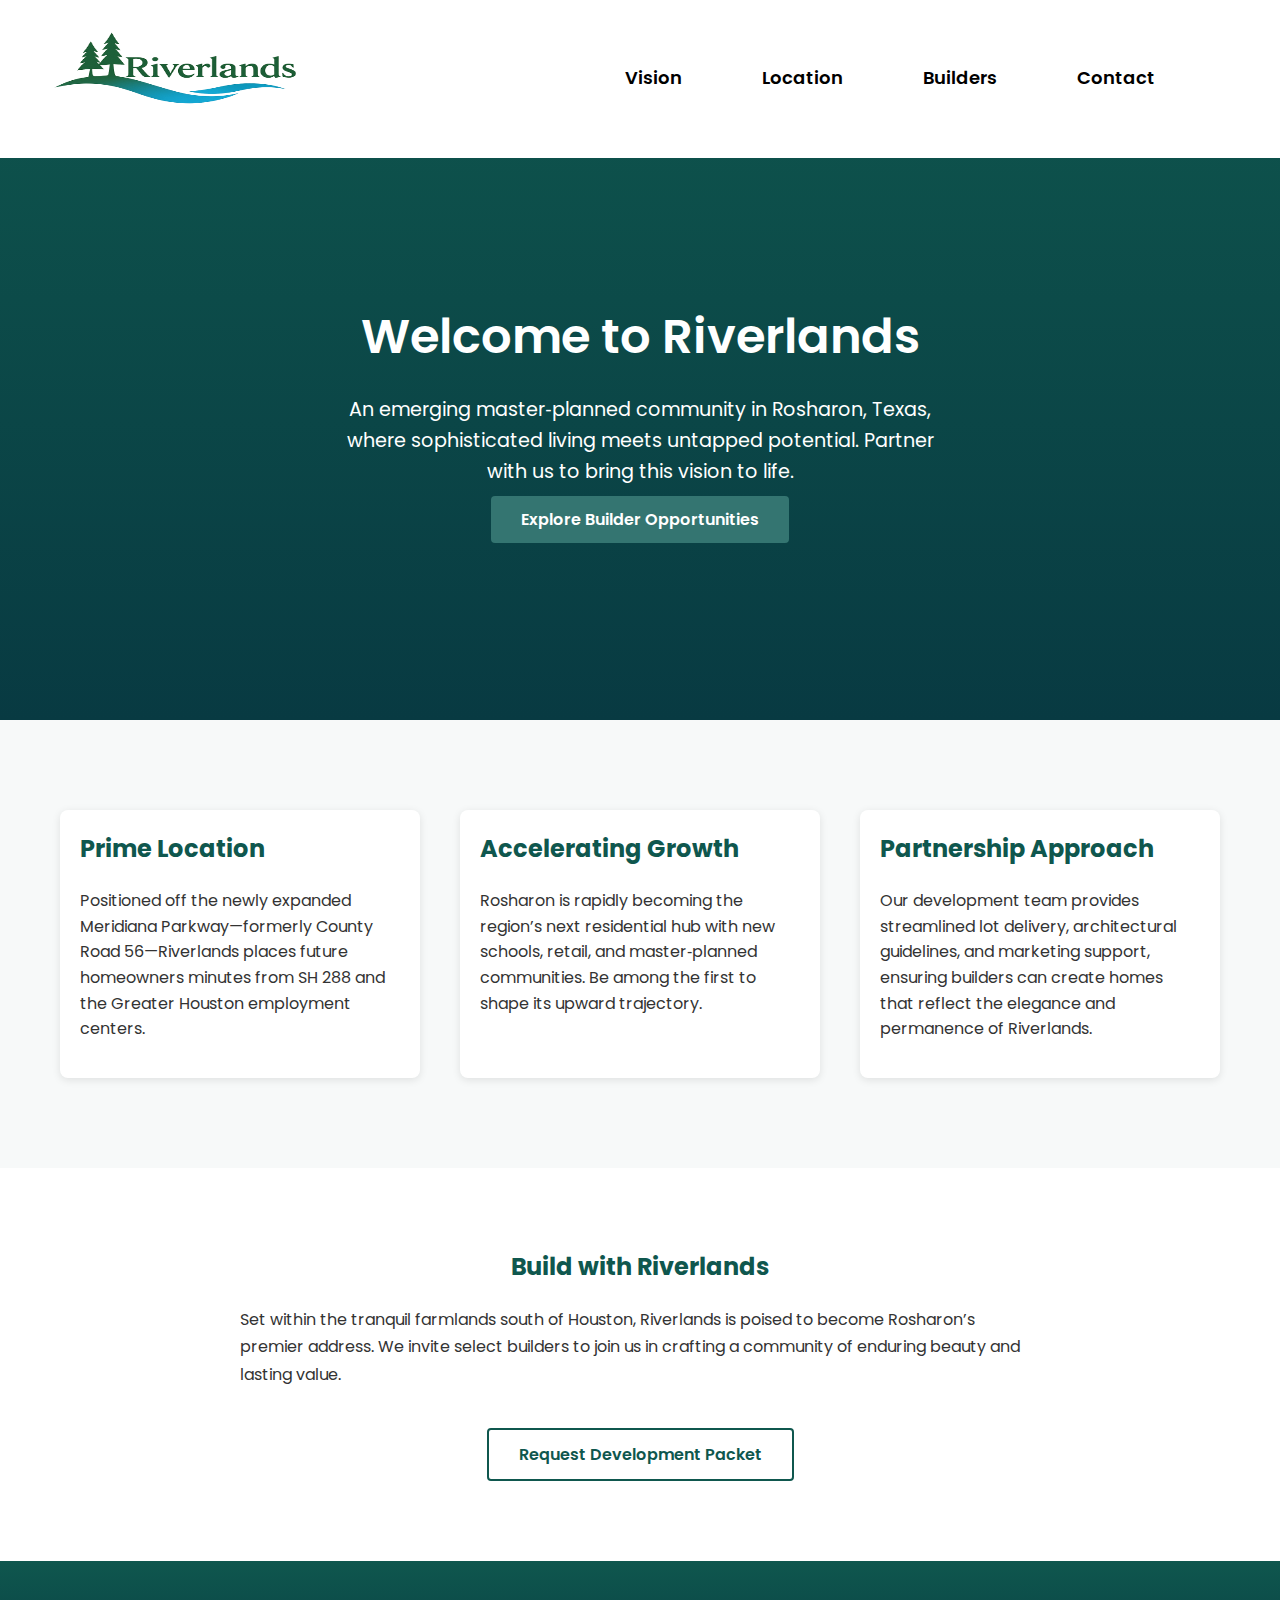
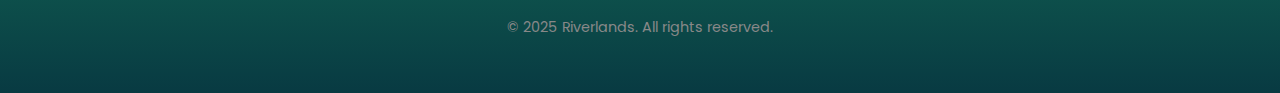
<file: index.html>
<!DOCTYPE html>
<html lang="en">
  <head>
    <meta charset="UTF-8" />
    <meta name="viewport" content="width=device-width, initial-scale=1.0" />
    <title>Riverlands</title>
    <!-- Google font for a modern look -->
    <link
      href="https://fonts.googleapis.com/css2?family=Poppins:wght@300;400;600&display=swap"
      rel="stylesheet"
    />
    <link rel="stylesheet" href="assets/style.css" />
  </head>

  <body>
    <header class="header">
      <div class="logo">
        <a href="index.html">
          <img
            src="assets/images/transparent.png"
            alt="Riverlands Logo"
            id="logo"
          />
        </a>
      </div>
      <button class="menu-toggle" aria-label="Toggle navigation">
        &#9776;
      </button>
      <nav class="nav">
        <ul>
          <li><a href="static/vision.html">Vision</a></li>
          <li><a href="static/location.html">Location</a></li>
          <li><a href="static/builders.html">Builders</a></li>
          <li><a href="static/contact.html">Contact</a></li>
        </ul>
      </nav>
    </header>

    <section class="welcome">
      <div class="welcome-content">
        <h1>Welcome to Riverlands</h1>
        <p>
          An emerging master‑planned community in Rosharon, Texas, where
          sophisticated living meets untapped potential. Partner with us to
          bring this vision to life.
        </p>
        <a href="static/builders.html" class="btn-primary"
          >Explore Builder Opportunities</a
        >
      </div>
    </section>

    <section class="features" id="vision">
      <div class="feature" id="location">
        <h2>Prime Location</h2>
        <p>
          Positioned off the newly expanded Meridiana Parkway—formerly County
          Road 56—Riverlands places future homeowners minutes from SH 288 and
          the Greater Houston employment centers.
        </p>
      </div>
      <div class="feature">
        <h2>Accelerating Growth</h2>
        <p>
          Rosharon is rapidly becoming the region’s next residential hub with
          new schools, retail, and master‑planned communities. Be among the
          first to shape its upward trajectory.
        </p>
      </div>
      <div class="feature">
        <h2>Partnership Approach</h2>
        <p>
          Our development team provides streamlined lot delivery, architectural
          guidelines, and marketing support, ensuring builders can create homes
          that reflect the elegance and permanence of Riverlands.
        </p>
      </div>
    </section>

    <section class="builder-opportunities" id="opportunities">
      <h2>Build with Riverlands</h2>
      <p>
        Set within the tranquil farmlands south of Houston, Riverlands is poised
        to become Rosharon’s premier address. We invite select builders to join
        us in crafting a community of enduring beauty and lasting value.
      </p>
      <a href="static/contact.html" class="btn-secondary"
        >Request Development Packet</a
      >
    </section>

    <footer class="footer" id="contact">
      <p>&copy; 2025 Riverlands. All rights reserved.</p>
    </footer>
    <script src="assets/main.js"></script>
  </body>
</html>
</file>
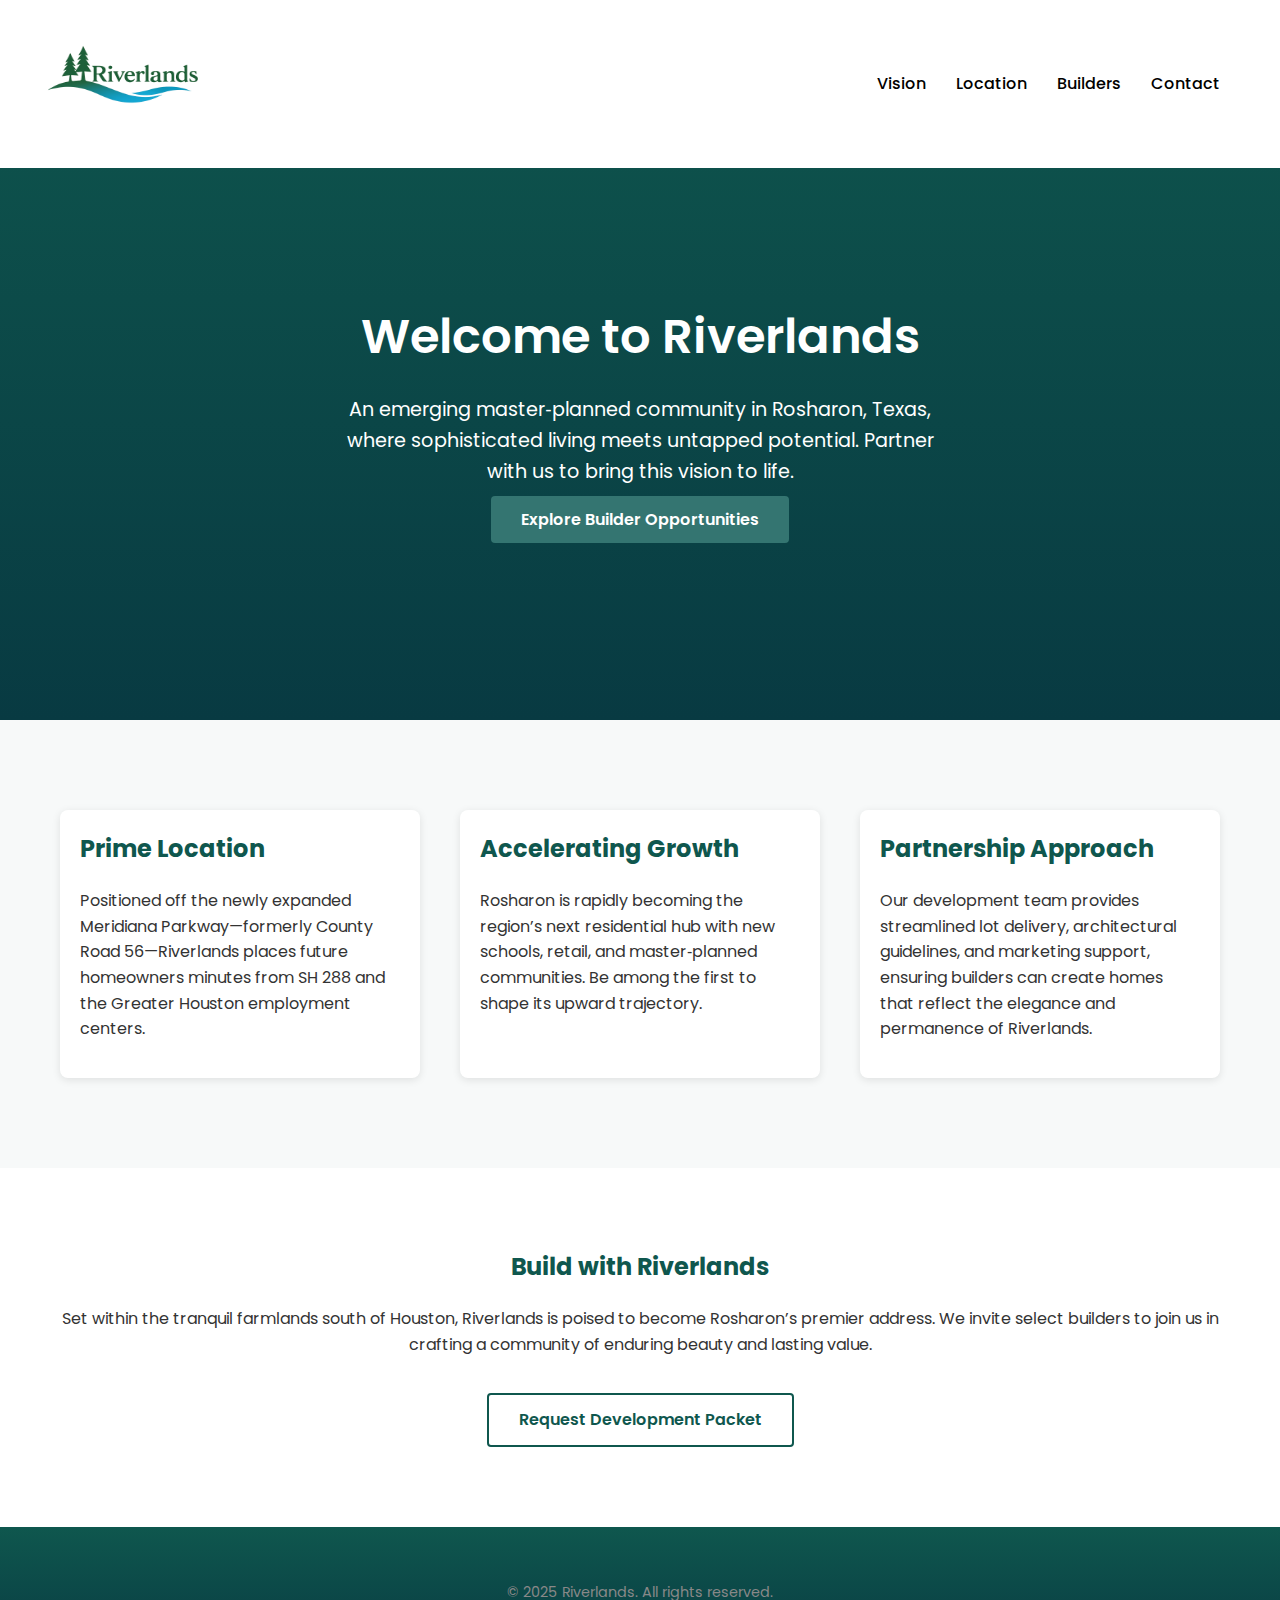
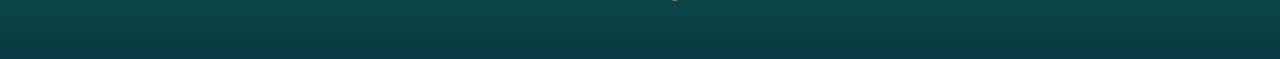
<file: static/index.html>
<!DOCTYPE html>
<html lang="en">
  <head>
    <meta charset="UTF-8" />
    <meta name="viewport" content="width=device-width, initial-scale=1.0" />
    <title>Riverlands</title>
    <!-- Google font for a modern look -->
    <link
      href="https://fonts.googleapis.com/css2?family=Poppins:wght@300;400;600&display=swap"
      rel="stylesheet"
    />
    <link rel="stylesheet" href="assets/style.css" />
  </head>

  <body>
    <header class="header">
      <div class="logo">
        <a href="index.html">
          <img
            src="assets/images/transparent.png"
            alt="Riverlands Logo"
            id="logo"
          />
        </a>
      </div>
      <nav class="nav">
        <ul>
          <li><a href="vision.html">Vision</a></li>
          <li><a href="location.html">Location</a></li>
          <li><a href="builders.html">Builders</a></li>
          <li><a href="contact.html">Contact</a></li>
        </ul>
      </nav>
    </header>

    <section class="welcome">
      <div class="welcome-content">
        <h1>Welcome to Riverlands</h1>
        <p>
          An emerging master‑planned community in Rosharon, Texas, where
          sophisticated living meets untapped potential. Partner with us to
          bring this vision to life.
        </p>
        <a href="builders.html" class="btn-primary"
          >Explore Builder Opportunities</a
        >
      </div>
    </section>

    <section class="features" id="vision">
      <div class="feature" id="location">
        <h2>Prime Location</h2>
        <p>
          Positioned off the newly expanded Meridiana Parkway—formerly County
          Road 56—Riverlands places future homeowners minutes from SH 288 and
          the Greater Houston employment centers.
        </p>
      </div>
      <div class="feature">
        <h2>Accelerating Growth</h2>
        <p>
          Rosharon is rapidly becoming the region’s next residential hub with
          new schools, retail, and master‑planned communities. Be among the
          first to shape its upward trajectory.
        </p>
      </div>
      <div class="feature">
        <h2>Partnership Approach</h2>
        <p>
          Our development team provides streamlined lot delivery, architectural
          guidelines, and marketing support, ensuring builders can create homes
          that reflect the elegance and permanence of Riverlands.
        </p>
      </div>
    </section>

    <section class="builder-opportunities" id="opportunities">
      <h2>Build with Riverlands</h2>
      <p>
        Set within the tranquil farmlands south of Houston, Riverlands is poised
        to become Rosharon’s premier address. We invite select builders to join
        us in crafting a community of enduring beauty and lasting value.
      </p>
      <a href="contact.html" class="btn-secondary"
        >Request Development Packet</a
      >
    </section>

    <footer class="footer" id="contact">
      <p>&copy; 2025 Riverlands. All rights reserved.</p>
    </footer>
  </body>
</html>
</file>
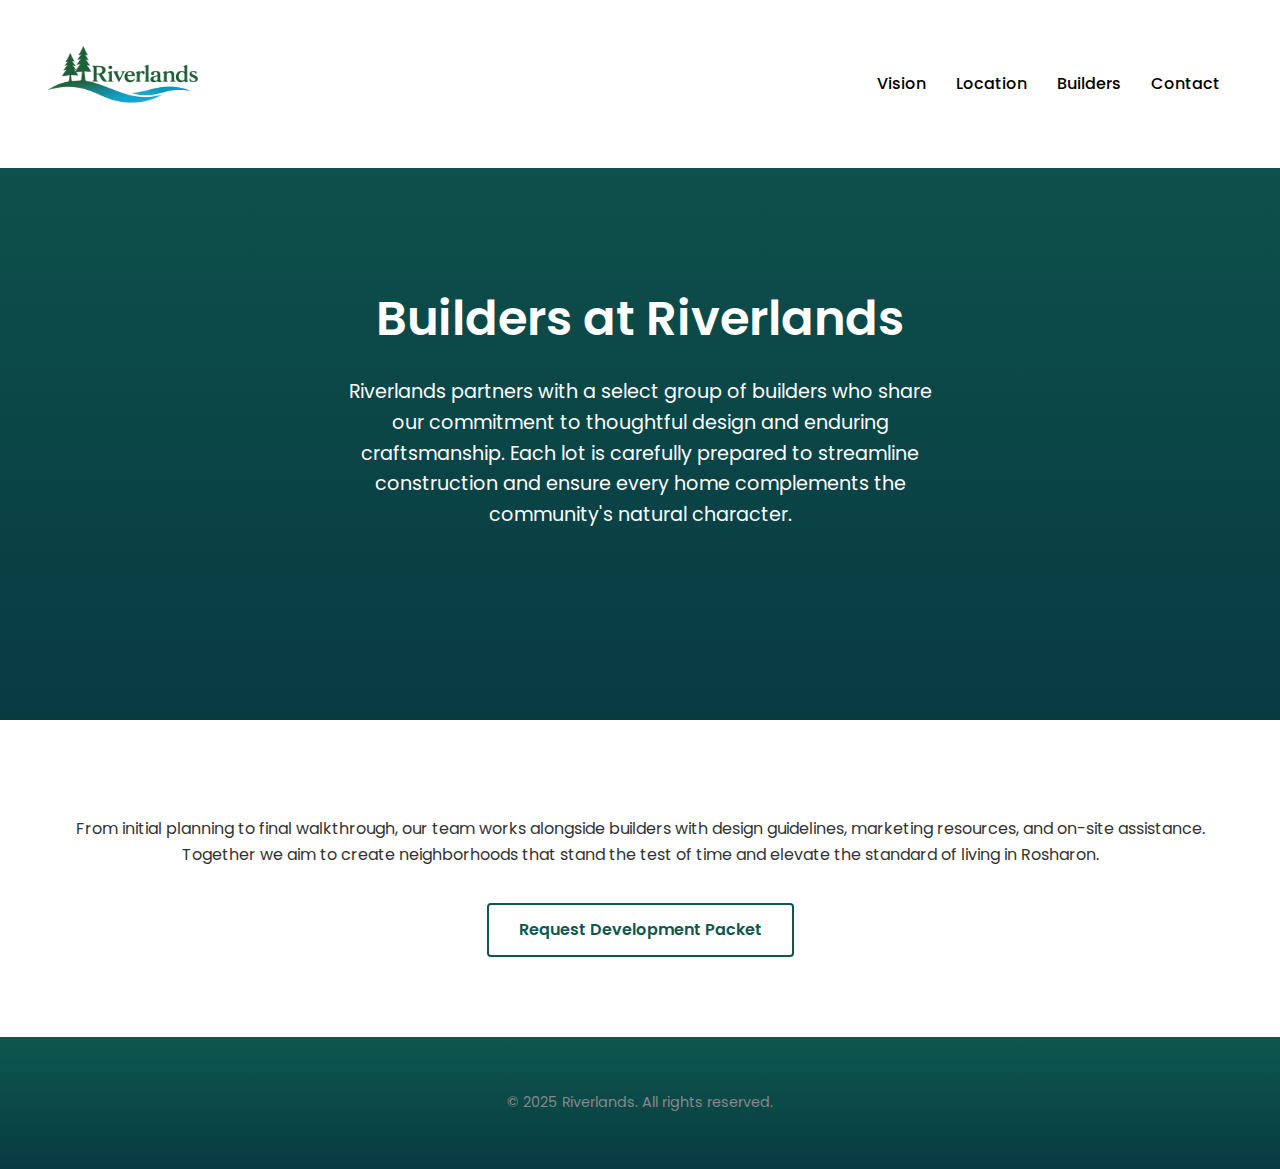
<file: static/builders.html>
<!DOCTYPE html>
<html lang="en">
  <head>
    <meta charset="UTF-8" />
    <meta name="viewport" content="width=device-width, initial-scale=1.0" />
    <title>Riverlands - Builders</title>
    <link
      href="https://fonts.googleapis.com/css2?family=Poppins:wght@300;400;600&display=swap"
      rel="stylesheet"
    />
    <link rel="stylesheet" href="assets/style.css" />
  </head>

  <body>
    <header class="header">
      <div class="logo">
        <a href="../index.html">
          <img
            src="assets/images/transparent.png"
            alt="Riverlands Logo"
            id="logo"
          />
        </a>
      </div>
      <nav class="nav">
        <ul>
          <li><a href="vision.html">Vision</a></li>
          <li><a href="location.html">Location</a></li>
          <li><a href="builders.html">Builders</a></li>
          <li><a href="contact.html">Contact</a></li>
        </ul>
      </nav>
    </header>

    <section class="welcome">
      <div class="welcome-content">
        <h1>Builders at Riverlands</h1>
        <p>
          Riverlands partners with a select group of builders who share our
          commitment to thoughtful design and enduring craftsmanship. Each lot
          is carefully prepared to streamline construction and ensure every home
          complements the community's natural character.
        </p>
      </div>
    </section>

    <section class="builder-opportunities">
      <p>
        From initial planning to final walkthrough, our team works alongside
        builders with design guidelines, marketing resources, and on-site
        assistance. Together we aim to create neighborhoods that stand the test
        of time and elevate the standard of living in Rosharon.
      </p>
      <a href="contact.html" class="btn-secondary"
        >Request Development Packet</a
      >
    </section>

    <footer class="footer">
      <p>&copy; 2025 Riverlands. All rights reserved.</p>
    </footer>
  </body>
</html>
</file>
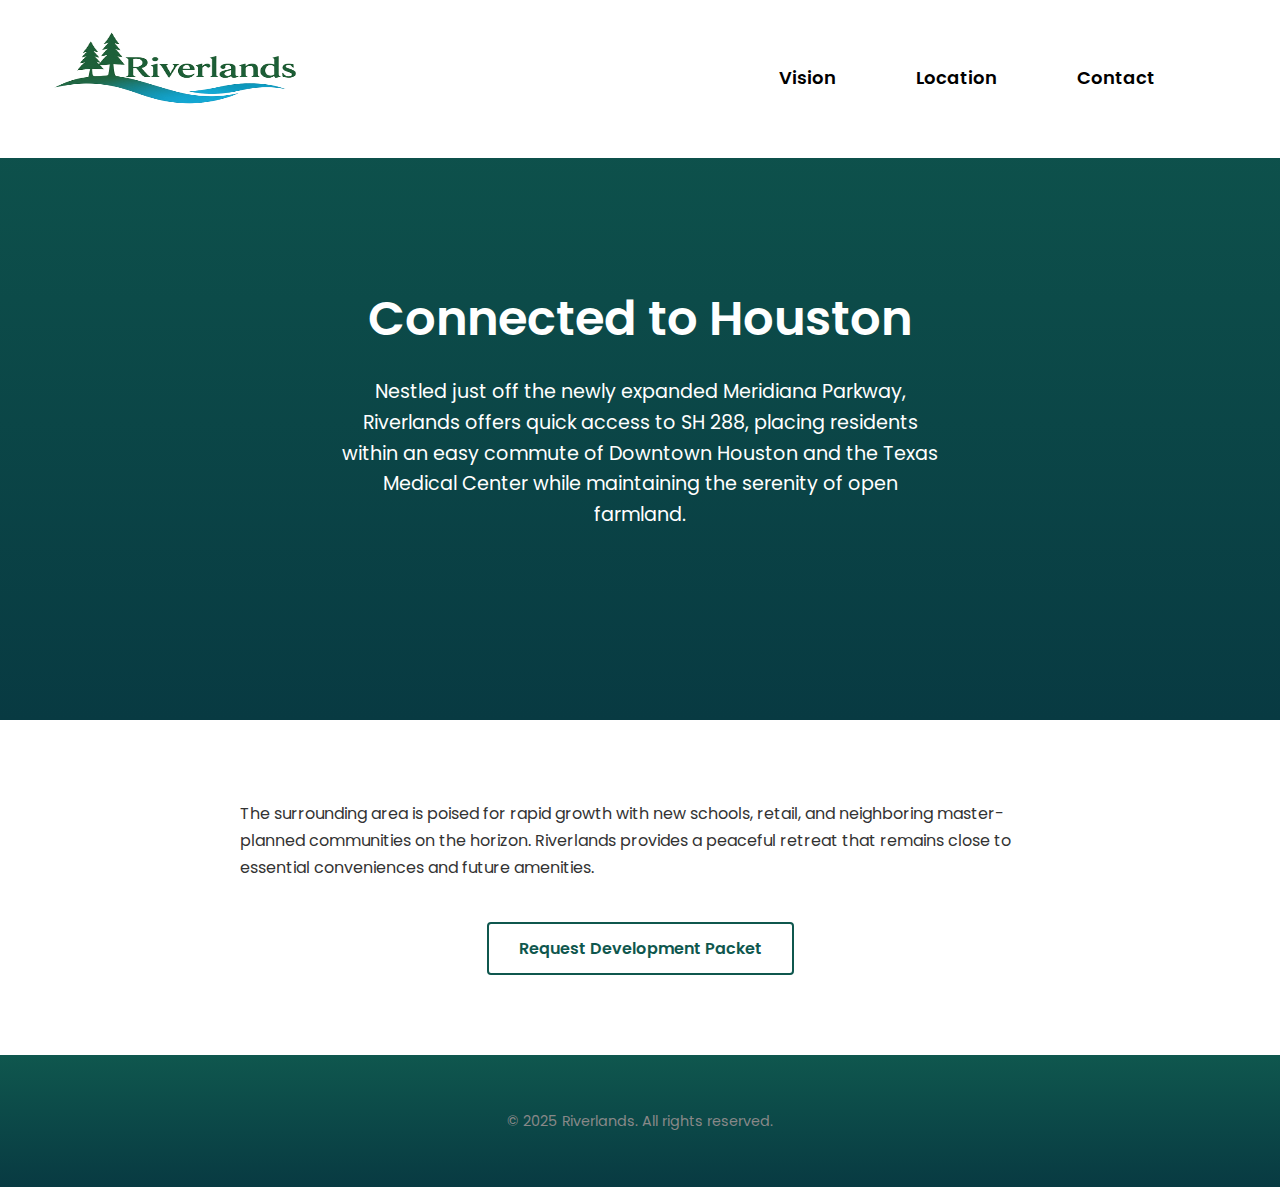
<file: static/location.html>
<!DOCTYPE html>
<html lang="en">
  <head>
    <meta charset="UTF-8" />
    <meta name="viewport" content="width=device-width, initial-scale=1.0" />
    <title>Riverlands - Location</title>
    <!-- Google font for a modern look -->
    <link
      href="https://fonts.googleapis.com/css2?family=Poppins:wght@300;400;600&display=swap"
      rel="stylesheet"
    />
    <link rel="stylesheet" href="../assets/style.css" />
  </head>

  <body>
    <header class="header">
      <div class="logo">
        <a href="../index.html">
          <img
            src="../assets/images/transparent.png"
            alt="Riverlands Logo"
            id="logo"
          />
        </a>
      </div>
      <button class="menu-toggle" aria-label="Toggle navigation">
        &#9776;
      </button>
      <nav class="nav">
        <ul>
          <li><a href="vision.html">Vision</a></li>
          <li><a href="location.html">Location</a></li>
          <li><a href="contact.html">Contact</a></li>
        </ul>
      </nav>
    </header>

    <section class="welcome">
      <div class="welcome-content">
        <h1>Connected to Houston</h1>
        <p>
          Nestled just off the newly expanded Meridiana Parkway, Riverlands
          offers quick access to SH 288, placing residents within an easy
          commute of Downtown Houston and the Texas Medical Center while
          maintaining the serenity of open farmland.
        </p>
      </div>
    </section>

    <section class="builder-opportunities">
      <p>
        The surrounding area is poised for rapid growth with new schools,
        retail, and neighboring master-planned communities on the horizon.
        Riverlands provides a peaceful retreat that remains close to essential
        conveniences and future amenities.
      </p>
      <a href="contact.html" class="btn-secondary"
        >Request Development Packet</a
      >
    </section>

    <footer class="footer">
      <p>&copy; 2025 Riverlands. All rights reserved.</p>
    </footer>
    <script src="../assets/main.js"></script>
  </body>
</html>
</file>
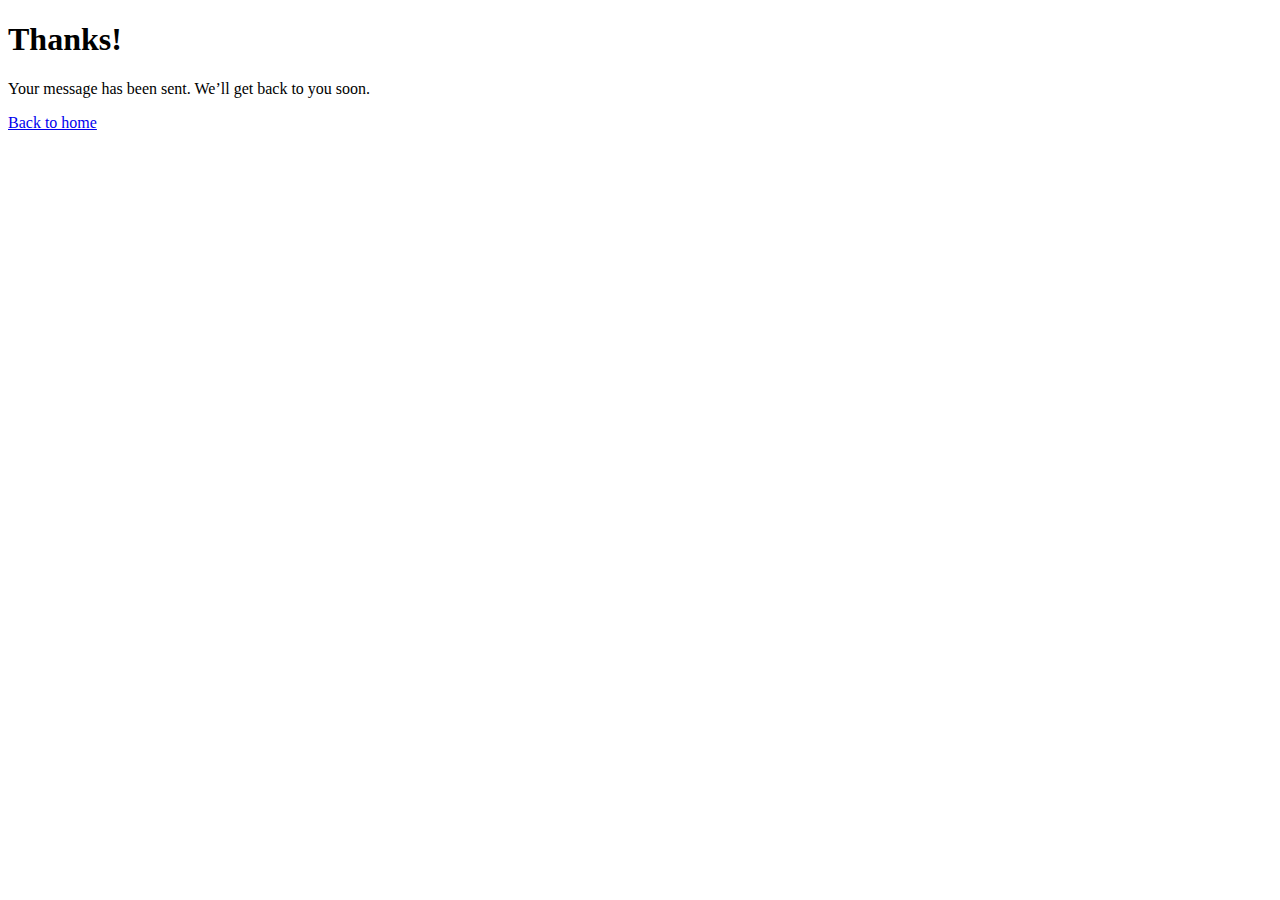
<file: static/thanks.html>
<!DOCTYPE html>
<html lang="en">
  <head>
    <meta charset="UTF-8" />
    <meta name="viewport" content="width=device-width, initial-scale=1.0" />
    <title>Thanks</title>
  </head>
  <body>
    <h1>Thanks!</h1>
    <p>Your message has been sent. We’ll get back to you soon.</p>
    <p><a href="/">Back to home</a></p>
  </body>
</html>
</file>
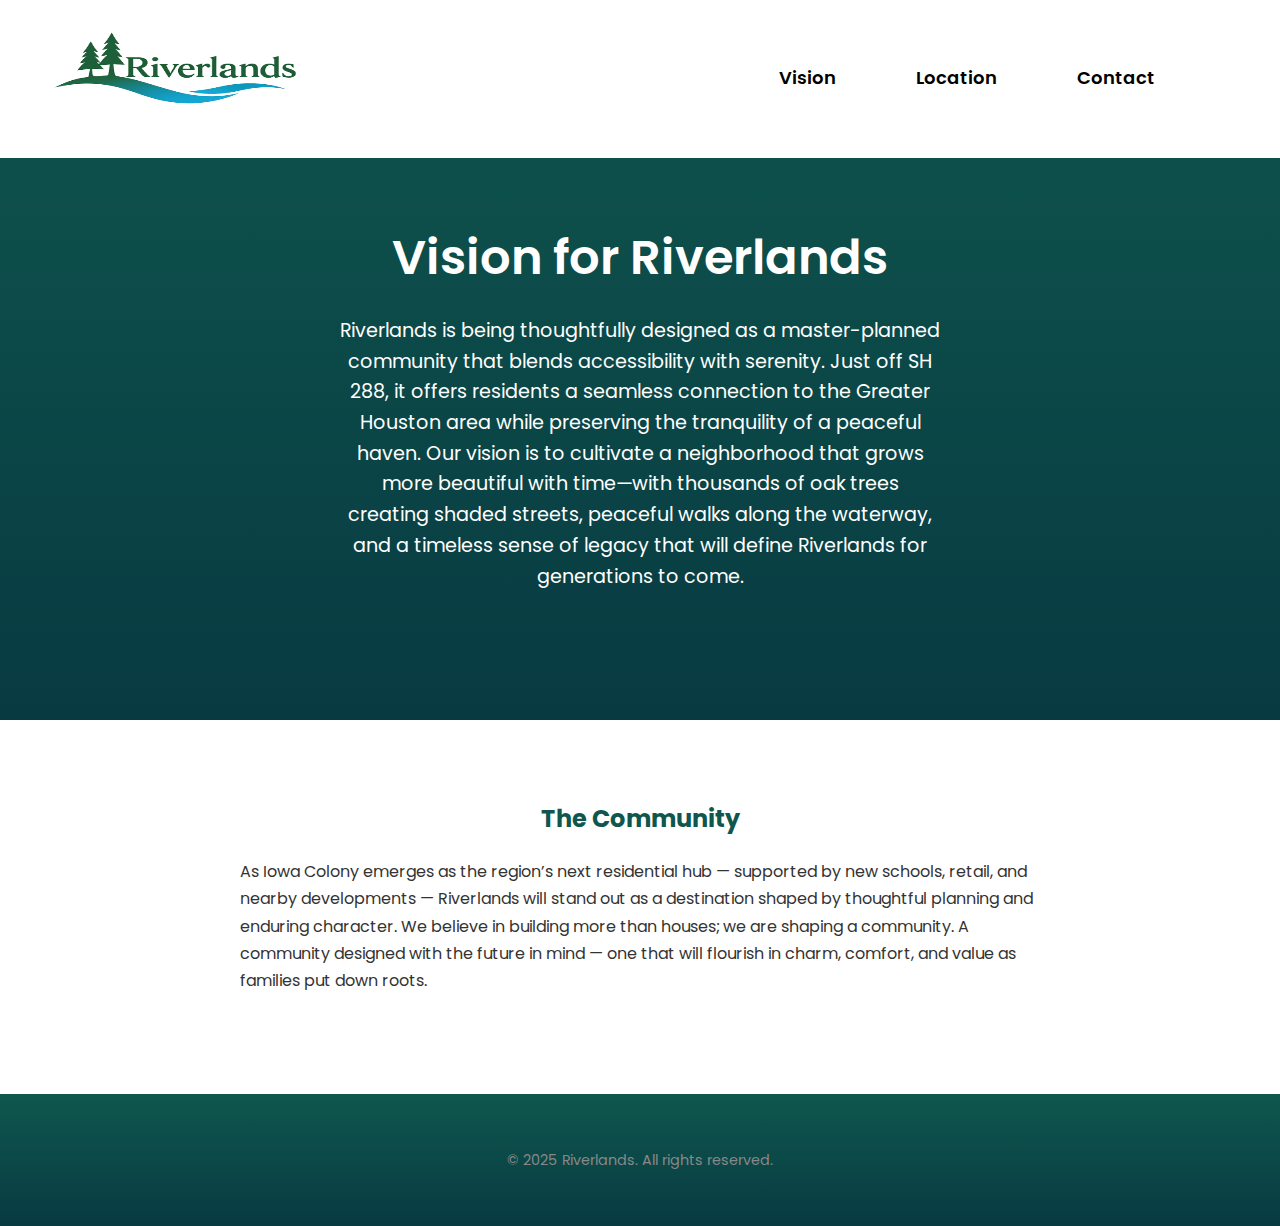
<file: static/vision.html>
<!DOCTYPE html>
<html lang="en">
  <head>
    <meta charset="UTF-8" />
    <meta name="viewport" content="width=device-width, initial-scale=1.0" />
    <title>Riverlands - Vision</title>
    <!-- Google font for a modern look -->
    <link
      href="https://fonts.googleapis.com/css2?family=Poppins:wght@300;400;600&display=swap"
      rel="stylesheet"
    />
    <link rel="stylesheet" href="../assets/style.css" />
  </head>

  <body>
    <header class="header">
      <div class="logo">
        <a href="../index.html">
          <img
            src="../assets/images/transparent.png"
            alt="Riverlands Logo"
            id="logo"
          />
        </a>
      </div>
      <button class="menu-toggle" aria-label="Toggle navigation">
        &#9776;
      </button>
      <nav class="nav">
        <ul>
          <li><a href="vision.html">Vision</a></li>
          <li><a href="location.html">Location</a></li>
          <li><a href="contact.html">Contact</a></li>
        </ul>
      </nav>
    </header>

    <section class="welcome">
      <div class="welcome-content">
        <h1>Vision for Riverlands</h1>
        <p>
          Riverlands is being thoughtfully designed as a master-planned
          community that blends accessibility with serenity. Just off SH 288, it
          offers residents a seamless connection to the Greater Houston area
          while preserving the tranquility of a peaceful haven. Our vision is to
          cultivate a neighborhood that grows more beautiful with time—with
          thousands of oak trees creating shaded streets, peaceful walks along
          the waterway, and a timeless sense of legacy that will define
          Riverlands for generations to come.
        </p>
      </div>
    </section>

    <section class="builder-opportunities">
      <h2>The Community</h2>
      <p>
        As Iowa Colony emerges as the region’s next residential hub — supported
        by new schools, retail, and nearby developments — Riverlands will stand
        out as a destination shaped by thoughtful planning and enduring
        character. We believe in building more than houses; we are shaping a
        community. A community designed with the future in mind — one that will
        flourish in charm, comfort, and value as families put down roots.
      </p>
    </section>

    <footer class="footer">
      <p>&copy; 2025 Riverlands. All rights reserved.</p>
    </footer>
    <script src="../assets/main.js"></script>
  </body>
</html>
</file>
<file: assets/style.css>
:root {
  --primary-color: #0f574e;
  --accent-color: #347571;
  --text-light: #ffffff;
  --text-dark: #333333;
}

* {
  box-sizing: border-box;
}

body {
  margin: 0;
  font-family: "Poppins", sans-serif;
  line-height: 1.6;
  color: var(--text-dark);
  background-color: #fff;
}

.header {
  background-color: white;
  color: var(--text-light);
  display: flex;
  justify-content: space-between;
  align-items: center;
  padding: 0px 10px;
  padding-right: 125px;
  position: fixed;
  width: 100%;
  top: 0;
  z-index: 100;
}

.logo img {
  height: 150px;
  width: 225px;
  transform: scale(1.5);
  transform-origin: left center;
}

.nav ul {
  list-style: none;
  display: flex;
  gap: 80px;
  margin: 0;
  padding: 0;
}

.nav a {
  color: black;
  text-decoration: none;
  font-weight: 600;
  font-size: large;
  transition: color 0.3s ease;
}

.nav a:hover {
  color: var(--accent-color);
}

.menu-toggle {
  display: none;
  background: none;
  border: none;
  font-size: 1.8rem;
  cursor: pointer;
}

.welcome {
  height: 80vh;
  display: flex;
  align-items: center;
  justify-content: center;
  text-align: center;
  padding-top: 80px; /* offset for fixed header */
  background: linear-gradient(180deg, #0f574e 0%, #083a42 100%);
  color: var(--text-light);
}

.welcome-content h1 {
  font-size: 3rem;
  margin-bottom: 10px;
  font-weight: 600;
}

.welcome-content p {
  font-size: 1.2rem;
  margin-bottom: 20px;
  max-width: 600px;
}

.btn-primary {
  background-color: var(--accent-color);
  color: var(--text-light);
  padding: 12px 30px;
  border-radius: 4px;
  text-decoration: none;
  font-weight: 600;
  transition: background-color 0.3s ease;
}

.btn-primary:hover {
  background-color: #285a5f;
}

.features {
  display: flex;
  justify-content: space-around;
  align-items: stretch;
  flex-wrap: wrap;
  padding: 80px 40px;
  background-color: #f7f9f9;
}

.feature {
  background-color: #ffffff;
  border-radius: 8px;
  box-shadow: 0 2px 8px rgba(0, 0, 0, 0.1);
  padding: 20px;
  width: 30%;
  margin: 10px;
  min-width: 260px;
}

.feature h2 {
  color: var(--primary-color);
  margin-top: 0;
}

.builder-opportunities {
  padding: 80px 40px;
  text-align: center;
  background-color: #ffffff;
}

.builder-opportunities h2 {
  color: var(--primary-color);
  margin-top: 0;
}

.builder-opportunities p,
.builder-opportunities ul {
  max-width: 800px;
  margin: 0 auto 20px;
  text-align: left;
  line-height: 1.7;
}

.builder-opportunities ul {
  padding-left: 20px;
}

.btn-secondary {
  background-color: transparent;
  color: var(--primary-color);
  border: 2px solid var(--primary-color);
  padding: 12px 30px;
  border-radius: 4px;
  text-decoration: none;
  font-weight: 600;
  transition: background-color 0.3s ease, color 0.3s ease;
  display: inline-block;
  margin-top: 20px;
}

.btn-secondary:hover {
  background-color: var(--primary-color);
  color: var(--text-light);
}

.footer {
  background: linear-gradient(180deg, #0f574e 0%, #083a42 100%);
  color: #888888;
  text-align: center;
  padding: 40px;
  font-size: 0.9rem;
}

.contact-page {
  min-height: 100vh;
  display: flex;
  flex-direction: column;
}

.contact-section {
  padding: 240px 20px 40px;
  background-color: #f7f9f9;
}

.contact-page .footer {
  margin-top: auto;
}

.contact-form {
  max-width: 600px;
  margin: 0 auto;
  display: flex;
  flex-direction: column;
  gap: 15px;
}

.contact-form label {
  font-weight: 600;
}

.contact-form input,
.contact-form textarea {
  padding: 10px;
  border: 1px solid #ccc;
  border-radius: 4px;
  font-family: inherit;
}

.contact-form button {
  align-self: flex-start;
}

#status {
  margin-top: 10px;
}

@media (max-width: 768px) {
  .header {
    flex-wrap: wrap;
    padding-right: 20px;
  }
  .logo img {
    height: 130px;
    width: 160px;
    transform: none;
  }
  .menu-toggle {
    display: block;
  }
  .nav {
    width: 100%;
    display: none;
    flex-basis: 100%;
  }
  .nav.active {
    display: block;
  }
  .nav ul {
    flex-direction: column;
    gap: 10px;
    padding: 10px 0;
    text-align: center;
  }
  .welcome-content h1 {
    font-size: 2.2rem;
  }
  .welcome-content p {
    font-size: 1rem;
  }
  .feature {
    width: 100%;
  }

  .contact-section {
    padding-top: 180px;
  }

  @media (max-width: 480px) {
    .header {
      padding: 5px 10px;
    }
    .logo img {
      height: 110px;
      width: 140px;
    }
    .welcome-content h1 {
      font-size: 1.8rem;
    }
    .welcome-content p {
      font-size: 0.9rem;
    }
    .btn-primary,
    .btn-secondary {
      padding: 10px 20px;
    }
    .features,
    .builder-opportunities {
      padding: 40px 20px;
    }
    .contact-section {
      padding-top: 150px;
    }
  }
}
</file>
<file: static/assets/style.css>
:root {
  --primary-color: #0f574e;
  --accent-color: #347571;
  --text-light: #ffffff;
  --text-dark: #333333;
}

* {
  box-sizing: border-box;
}

body {
  margin: 0;
  font-family: "Poppins", sans-serif;
  line-height: 1.6;
  color: var(--text-dark);
  background-color: #fff;
}

.header {
  background-color: white;
  color: var(--text-light);
  display: flex;
  justify-content: space-between;
  align-items: center;
  padding: 5px 20px;
  padding-right: 60px;
  position: fixed;
  width: 100%;
  top: 0;
  z-index: 100;
}

.logo img {
  height: 150px;
  width: 175px;
  transform: scale(1.2);
  transform-origin: left center;
}

.nav ul {
  list-style: none;
  display: flex;
  gap: 30px;
  margin: 0;
  padding: 0;
}

.nav a {
  color: black;
  text-decoration: none;
  font-weight: 500;
  transition: color 0.3s ease;
}

.nav a:hover {
  color: var(--accent-color);
}

.welcome {
  height: 80vh;
  display: flex;
  align-items: center;
  justify-content: center;
  text-align: center;
  padding-top: 80px; /* offset for fixed header */
  background: linear-gradient(180deg, #0f574e 0%, #083a42 100%);
  color: var(--text-light);
}

.welcome-content h1 {
  font-size: 3rem;
  margin-bottom: 10px;
  font-weight: 600;
}

.welcome-content p {
  font-size: 1.2rem;
  margin-bottom: 20px;
  max-width: 600px;
}

.btn-primary {
  background-color: var(--accent-color);
  color: var(--text-light);
  padding: 12px 30px;
  border-radius: 4px;
  text-decoration: none;
  font-weight: 600;
  transition: background-color 0.3s ease;
}

.btn-primary:hover {
  background-color: #285a5f;
}

.features {
  display: flex;
  justify-content: space-around;
  align-items: stretch;
  flex-wrap: wrap;
  padding: 80px 40px;
  background-color: #f7f9f9;
}

.feature {
  background-color: #ffffff;
  border-radius: 8px;
  box-shadow: 0 2px 8px rgba(0, 0, 0, 0.1);
  padding: 20px;
  width: 30%;
  margin: 10px;
  min-width: 260px;
}

.feature h2 {
  color: var(--primary-color);
  margin-top: 0;
}

.builder-opportunities {
  padding: 80px 40px;
  text-align: center;
  background-color: #ffffff;
}

.builder-opportunities h2 {
  color: var(--primary-color);
  margin-top: 0;
}

.btn-secondary {
  background-color: transparent;
  color: var(--primary-color);
  border: 2px solid var(--primary-color);
  padding: 12px 30px;
  border-radius: 4px;
  text-decoration: none;
  font-weight: 600;
  transition: background-color 0.3s ease, color 0.3s ease;
  display: inline-block;
  margin-top: 20px;
}

.btn-secondary:hover {
  background-color: var(--primary-color);
  color: var(--text-light);
}

.footer {
  background: linear-gradient(180deg, #0f574e 0%, #083a42 100%);
  color: #888888;
  text-align: center;
  padding: 40px;
  font-size: 0.9rem;
}

.contact-section {
  padding: 120px 20px 40px;
  background-color: #f7f9f9;
}

.contact-form {
  max-width: 600px;
  margin: 0 auto;
  display: flex;
  flex-direction: column;
  gap: 15px;
}

.contact-form label {
  font-weight: 600;
}

.contact-form input,
.contact-form textarea {
  padding: 10px;
  border: 1px solid #ccc;
  border-radius: 4px;
  font-family: inherit;
}

.contact-form button {
  align-self: flex-start;
}

#status {
  margin-top: 10px;
}

@media (max-width: 768px) {
  .hero-content h1 {
    font-size: 2.2rem;
  }
  .hero-content p {
    font-size: 1rem;
  }
  .feature {
    width: 100%;
  }
  .nav ul {
    gap: 15px;
  }
}
</file>
